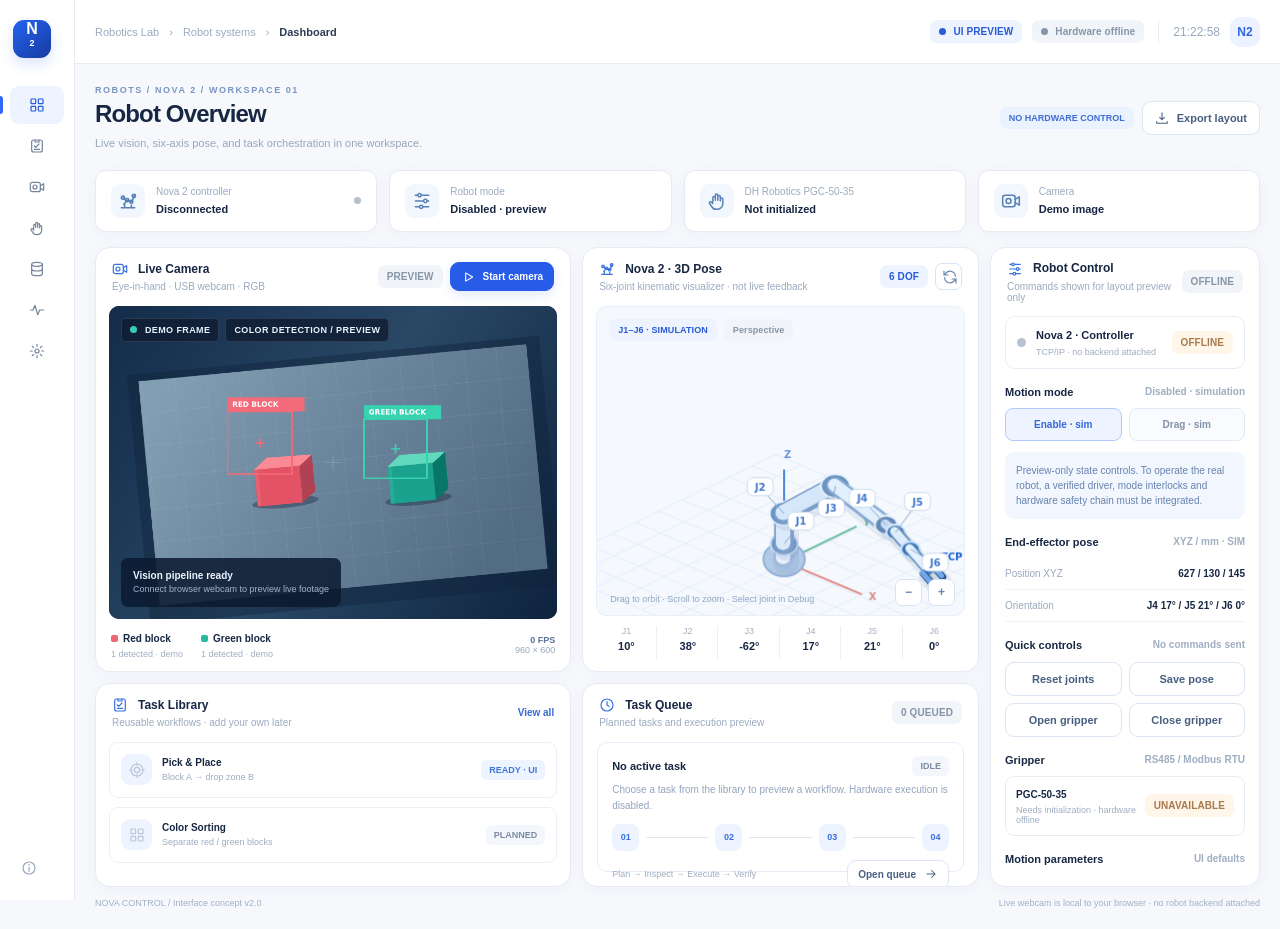
<file: nova2_console_v2.html>
<!doctype html>
<html lang="en"><head><meta charset="utf-8"><meta name="viewport" content="width=device-width, initial-scale=1"><title>Nova 2 / Mission Control · Design Prototype</title>
<style>
:root{--bg:#f6f8fc;--surface:#fff;--ink:#172743;--text:#334560;--muted:#8797ae;--blue:#285be8;--sky:#5b9af5;--pale:#eef4ff;--border:#e6ebf3;--green:#179475;--amber:#c88b32;--red:#df6371;--shadow:0 3px 16px rgba(32,58,105,.035);--radius:15px}
*{box-sizing:border-box}body{font-family:Inter,ui-sans-serif,-apple-system,BlinkMacSystemFont,"Segoe UI",sans-serif;margin:0;background:var(--bg);color:var(--ink);font-size:12px}button,input,select{font:inherit}button{cursor:pointer}button:disabled{opacity:.46;cursor:not-allowed}button:focus-visible,input:focus-visible,select:focus-visible{outline:3px solid #9cc0ff;outline-offset:2px}button:active:not(:disabled){transform:translateY(1px)}.icon{width:16px;height:16px;fill:none;stroke:currentColor;stroke-width:1.8;stroke-linecap:round;stroke-linejoin:round;flex-shrink:0}.icon.lg{width:20px;height:20px}.icon.xl{width:25px;height:25px}
.shell{display:grid;grid-template-columns:215px minmax(0,1fr);min-height:100vh}.sidebar{background:#fff;border-right:1px solid var(--border);display:flex;flex-direction:column;height:100vh;position:sticky;top:0;z-index:10;padding:24px 14px 16px}.logo{display:flex;align-items:center;gap:11px;padding:0 12px 25px}.logo-mark{width:38px;height:38px;border-radius:11px;background:linear-gradient(140deg,#2464f0,#173aa0);display:grid;place-items:center;color:white;box-shadow:0 6px 14px #285be82a;font-size:16px;font-weight:900;letter-spacing:-1px}.logo h2{font-size:13px;letter-spacing:-.2px;margin:0}.logo small{display:block;color:#9aa9bc;margin-top:3px;font-weight:600;font-size:10px}.section-label{padding:14px 14px 9px;color:#adb9c8;font-size:9px;font-weight:850;letter-spacing:1.2px}.nav{display:flex;flex-direction:column;gap:3px}.nav-btn{display:flex;align-items:center;gap:12px;text-align:left;width:100%;border:0;background:transparent;color:#73839a;font-size:12px;font-weight:650;padding:12px 14px;border-radius:9px;position:relative}.nav-btn:hover{background:#f5f8ff;color:#35598c}.nav-btn.active{background:#edf3ff;color:#255adf}.nav-btn.active:before{content:"";width:3px;position:absolute;left:-14px;top:10px;bottom:10px;background:#3067fa;border-radius:0 3px 3px 0}.nav-btn .nav-badge{margin-left:auto;border-radius:5px;color:#6486cb;background:#e4efff;padding:3px 6px;font-size:9px}.sidebar-footer{margin-top:auto}.sidebar-info{border-radius:12px;background:#f6f9ff;border:1px solid #e8effa;padding:13px}.sidebar-info strong{font-size:11px;display:flex;gap:7px;align-items:center}.sidebar-info p{color:#8798af;margin:8px 0 0;font-size:10px;line-height:1.55}.sidebar-bottom{display:flex;align-items:center;gap:8px;padding:16px 11px 4px;color:#98a7bb;font-size:10px}
.main{min-width:0}.topbar{height:64px;display:flex;align-items:center;justify-content:space-between;background:#fff;border-bottom:1px solid var(--border);padding:0 28px;gap:15px}.breadcrumbs{display:flex;align-items:center;gap:10px;font-size:11px;color:#9aaac0}.breadcrumbs strong{font-weight:700;color:#2d3c55}.top-right{display:flex;gap:10px;align-items:center}.avatar{width:30px;height:30px;border-radius:10px;background:#ecf2ff;color:#3165df;display:grid;place-items:center;font-weight:900}.vertical{height:22px;width:1px;background:var(--border);margin:0 4px}.dot{display:inline-block;width:7px;height:7px;border-radius:50%;background:currentColor}.badge{display:inline-flex;gap:7px;align-items:center;border-radius:7px;font-size:10px;font-weight:800;padding:6px 9px;letter-spacing:.1px}.badge.blue{color:#285bd5;background:#eef4ff}.badge.muted{color:#8795a8;background:#f1f4f8}.badge.orange{color:#a77b4c;background:#fff5e8}.badge.green{color:#159475;background:#eaf9f4}.badge.red{color:#cc6270;background:#fff0f2}.content{max-width:1800px;padding:25px 29px 20px;margin:auto}.page{display:none}.page.active{display:block}.headline{display:flex;align-items:center;justify-content:space-between;gap:12px;margin-bottom:18px}.overline{font-size:9px;letter-spacing:1.55px;font-weight:850;color:#7995c2;text-transform:uppercase;margin-bottom:5px}.headline h1{margin:0;font-size:24px;font-weight:780;letter-spacing:-.85px;line-height:1.17}.headline p{color:#98a7b8;margin:7px 0 0;font-size:11px;line-height:1.5}.header-actions{display:flex;gap:8px;align-items:center}.btn{display:inline-flex;gap:8px;align-items:center;justify-content:center;border:1px solid #dce5f2;background:#fff;border-radius:9px;height:34px;padding:0 12px;color:#485f80;font-size:11px;font-weight:760;white-space:nowrap}.btn:hover{background:#f5f8ff;border-color:#bfd2f7}.btn.primary{background:#285be8;border-color:#285be8;color:white;box-shadow:0 4px 11px #295ce822}.btn.primary:hover{background:#204ccc}.btn.soft{background:#edf4ff;border-color:#edf4ff;color:#2b65db}.btn.ghost{border:none;background:transparent}.btn.sm{height:29px;padding:0 10px;font-size:10px}.btn .icon{width:14px;height:14px}.btn.danger{color:#b94f60;border-color:#f0d5da}.btn.danger:hover{background:#fff3f4}.btn.full{width:100%}.status-strip{display:grid;grid-template-columns:repeat(4,minmax(0,1fr));gap:12px;margin-bottom:15px}.status-tile{border:1px solid var(--border);background:#fff;border-radius:11px;display:flex;align-items:center;gap:11px;padding:13px 15px;box-shadow:var(--shadow)}.status-icon{height:34px;width:34px;border-radius:9px;background:#f2f6fd;color:#5780b7;display:grid;place-items:center}.status-meta{min-width:0}.status-meta small{font-size:10px;color:#9caac0;display:block;margin-bottom:5px}.status-meta strong{font-size:11px;font-weight:800;white-space:nowrap}.status-tile .right-status{margin-left:auto;color:#a1afbf;font-size:9px}.status-tile .right-status .dot{background:#b6bfcc}
.grid-main{display:grid;grid-template-columns:minmax(370px,1.24fr) minmax(360px,1.08fr) 290px;grid-template-rows:minmax(370px,1fr) 204px;gap:14px;height:calc(100vh - 260px);max-height:775px;min-height:580px}.card{background:var(--surface);border:1px solid var(--border);border-radius:var(--radius);box-shadow:var(--shadow);display:flex;flex-direction:column;overflow:hidden;min-width:0}.card-head{min-height:58px;padding:13px 16px;display:flex;align-items:center;justify-content:space-between;gap:10px;flex-shrink:0}.card-title{display:flex;gap:10px;align-items:center;font-size:12px;font-weight:800;line-height:1.2}.card-title>.icon{color:#3972df}.card-desc{font-size:10px;color:#9baabf;margin-top:4px;font-weight:500}.card-tools{display:flex;align-items:center;gap:7px}.camera-stage{flex:1;min-height:180px;margin:0 13px;border-radius:10px;background:#132944;position:relative;overflow:hidden}.camera-stage canvas{display:block;width:100%;height:100%;object-fit:cover}.camera-overlay{position:absolute;left:12px;top:12px;display:flex;gap:6px;z-index:1}.glass{color:#e8f3ff;background:#101d32cf;border:1px solid #ffffff1c;border-radius:5px;font-size:9px;font-weight:800;letter-spacing:.4px;padding:6px 8px}.glass .dot{color:#39cdb5;margin-right:5px}.camera-caption{position:absolute;left:12px;bottom:12px;background:#0a1930d8;padding:10px 12px;border-radius:7px;color:#eaf3ff;font-size:10px;font-weight:700;line-height:1.5}.camera-caption small{display:block;color:#a0b2ca;font-size:9px;font-weight:500}.camera-foot{display:flex;align-items:center;justify-content:space-between;gap:10px;padding:9px 15px;min-height:52px}.camera-key{display:flex;gap:18px}.camera-key strong{font-size:10px}.camera-key small{color:#a0aec2;font-size:9px;display:block;margin-top:4px}.swatch{display:inline-block;width:7px;height:7px;border-radius:2px;margin-right:5px}.swatch.red{background:#ed6670}.swatch.green{background:#28b99e}
.pose-stage{margin:0 13px;min-height:180px;flex:1;border-radius:10px;background:radial-gradient(ellipse at 55% 26%,#fff 0%,#f5faff 62%,#eaf2fd 100%);border:1px solid #e8eff9;overflow:hidden;position:relative;touch-action:none}.pose-stage canvas{width:100%;height:100%;display:block}.pose-label{position:absolute;top:12px;left:12px;display:flex;gap:7px;pointer-events:none}.pose-label .badge{font-size:9px}.pose-help{position:absolute;bottom:11px;left:13px;color:#8fa6c1;font-size:9px;pointer-events:none}.pose-orbit{position:absolute;bottom:9px;right:9px;display:flex;gap:6px}.square-btn{width:27px;height:27px;border-radius:7px;border:1px solid #d7e4f5;background:#fff;color:#6a87b0;display:grid;place-items:center;cursor:pointer;font-weight:850}.square-btn:hover{background:#f3f8ff}.joint-mini{display:grid;grid-template-columns:repeat(6,1fr);gap:2px;padding:10px 14px 12px;min-height:55px}.joint-mini>div{text-align:center;border-right:1px solid #ebf0f7;min-width:0}.joint-mini>div:last-child{border:0}.joint-mini small{font-size:9px;color:#a0aec2;display:block}.joint-mini strong{font-size:11px;display:block;margin-top:4px}.controls{grid-row:span 2}.control-scroll{overflow:auto;min-height:0;padding:0 14px 14px;scrollbar-width:thin}.controller-box{display:flex;align-items:center;gap:10px;border:1px solid #e6edf7;padding:11px;border-radius:10px}.controller-box .dot{width:9px;height:9px;background:#b6c2d0}.controller-box strong{font-size:11px}.controller-box small{font-size:9px;color:#9fadc1;display:block;margin-top:5px}.controller-box .badge{margin-left:auto}.mini-title{display:flex;justify-content:space-between;align-items:center;font-weight:800;font-size:11px;margin:17px 0 10px}.mini-title span{font-size:10px;color:#a0aec2;font-weight:650}.toggle-row{display:grid;grid-template-columns:repeat(2,1fr);gap:7px}.segment-btn{background:#f9fbfe;border:1px solid #e2eaf6;border-radius:8px;padding:10px 6px;font-size:10px;font-weight:800;color:#8092a8}.segment-btn.selected{background:#edf4ff;border-color:#afcaff;color:#3467d9}.notice{border-radius:9px;background:#f1f6ff;color:#6783ae;padding:11px;font-size:10px;line-height:1.5;margin-top:11px}.data-line{display:flex;justify-content:space-between;border-bottom:1px solid #f0f3f8;padding:10px 0;font-size:10px}.data-line span{color:#99a9bd}.data-line strong{font-weight:750}.control-actions{display:grid;grid-template-columns:1fr 1fr;gap:7px;margin-top:11px}.gripper-box{display:flex;justify-content:space-between;align-items:center;padding:10px;border:1px solid var(--border);border-radius:9px}.gripper-box small{font-size:9px;color:#9faec2;display:block;margin-top:4px}.gripper-box strong{font-size:10px}.tiny-list{display:grid;gap:9px}.task-row{display:flex;align-items:center;gap:10px;padding:9px 11px;border:1px solid #ebeff6;border-radius:9px;min-height:56px;cursor:pointer;transition:background .2s}.task-row:hover{background:#f7faff}.task-symbol{height:31px;width:31px;border-radius:9px;background:#eef4ff;color:#3672df;display:grid;place-items:center}.task-row-content{min-width:0;flex:1}.task-row-content strong{font-size:10px;display:block}.task-row-content small{font-size:9px;color:#9eacc0;display:block;margin-top:4px}.task-row .icon{color:#bac7d7}.task-preview{border:1px solid #e5ecf5;border-radius:10px;margin:0 14px 14px;padding:13px 14px;flex:1;min-height:0;display:flex;flex-direction:column;justify-content:space-between}.preview-steps{display:flex;align-items:center;gap:7px;margin:9px 0}.step-ball{height:27px;width:27px;border-radius:8px;background:#eef4ff;color:#3c70dc;display:grid;place-items:center;font-size:9px;font-weight:900}.step-line{height:1px;flex:1;background:#dfe7f1}.task-preview-bottom{display:flex;align-items:center;justify-content:space-between}.task-preview-bottom small{font-size:9px;color:#9eaec0}.info-foot{font-size:9px;color:#a1b0c5;display:flex;justify-content:space-between;margin-top:11px}.prototype-tag{color:#406ed4;background:#eaf1ff;border-radius:7px;font-size:9px;font-weight:800;padding:6px 9px}
.pagegrid{display:grid;grid-template-columns:minmax(0,1.5fr) minmax(280px,.85fr);gap:15px;align-items:stretch}.card-pad{padding:16px}.card-fill{flex:1}.muted{color:#97a7bd}.stack{display:grid;gap:12px}.section-title{font-size:12px;font-weight:800;margin:0 0 12px}.simple-table{width:100%;border-collapse:collapse;font-size:11px}.simple-table th{text-align:left;background:#f8faff;color:#91a0b7;font-weight:800;font-size:9px;text-transform:uppercase;letter-spacing:.55px;padding:12px;border-bottom:1px solid var(--border)}.simple-table td{padding:13px 12px;border-bottom:1px solid #f0f3f8;color:#425471}.simple-table tr:last-child td{border-bottom:0}.table-wrap{overflow:auto}.chip{display:inline-block;border-radius:6px;padding:5px 8px;background:#f3f6fb;color:#7c8ba3;font-size:9px;font-weight:800}.chip.green{color:#198a71;background:#e9f8f2}.chip.blue{color:#4275d7;background:#edf4ff}.chip.amber{color:#b58a48;background:#fff5e8}.form-label{display:block;font-size:10px;color:#8fa1b8;font-weight:800;margin-bottom:7px}.field{width:100%;border:1px solid #dfe7f3;background:#fbfcff;border-radius:9px;padding:11px 12px;color:#344765;font-size:11px;outline:0}.field:focus{border-color:#8ab4fa;background:#fff}.formgrid{display:grid;grid-template-columns:1fr 1fr;gap:12px}.small-caption{color:#93a5bd;font-size:10px;line-height:1.65}.task-library{display:grid;grid-template-columns:repeat(3,minmax(0,1fr));gap:12px}.template-card{background:#fff;border:1px solid var(--border);border-radius:13px;padding:17px;min-height:146px;display:flex;flex-direction:column;gap:9px}.template-card .ticon{width:37px;height:37px;background:#edf4ff;border-radius:11px;display:grid;place-items:center;color:#3970dd}.template-card h3{font-size:12px;margin:0}.template-card p{font-size:10px;color:#97a7bc;line-height:1.6;margin:0;flex:1}.task-layout{display:grid;grid-template-columns:1.5fr .95fr;gap:15px}.queue-row{display:flex;align-items:center;gap:11px;padding:11px 13px;border:1px solid #e9eef6;border-radius:9px;margin-bottom:9px}.queue-row strong{font-size:11px}.queue-row small{font-size:9px;color:#98a9bf;display:block;margin-top:5px}.queue-row .btn{margin-left:auto}.teach-head{display:flex;justify-content:space-between;align-items:center;margin-bottom:13px}.teach-modes{display:grid;grid-template-columns:repeat(3,1fr);gap:10px}.teach-option{padding:15px;border:1px solid #e2e9f5;border-radius:11px;background:#fff;text-align:left;color:#435671}.teach-option.selected{border-color:#9fc1fb;background:#f0f6ff}.teach-option strong{font-size:11px;display:block;margin:8px 0 5px}.teach-option small{font-size:10px;color:#98a7b9;line-height:1.5}.robot-pose-grid{display:grid;grid-template-columns:repeat(3,1fr);gap:8px}.pose-cell{background:#f6f9fe;border:1px solid #e9eff8;padding:11px;border-radius:9px}.pose-cell label{font-size:9px;color:#8ba2c0}.pose-cell strong{display:block;font-size:13px;margin-top:6px}.joint-slider{display:grid;grid-template-columns:85px 1fr 57px;align-items:center;gap:10px;padding:8px 0}.joint-slider label{font-size:10px;color:#647896;font-weight:750}.joint-slider output{font-size:10px;font-weight:800;text-align:right;font-variant-numeric:tabular-nums}input[type=range]{width:100%;height:4px;accent-color:#3269e9;cursor:pointer}.debug-log{height:305px;overflow:auto;background:#0f1d31;color:#c7d7e9;border-radius:10px;font:11px/1.75 ui-monospace,Consolas,monospace;padding:15px;white-space:pre-wrap}.debug-log .log-time{color:#6a8bae}.debug-log .log-blue{color:#7ab6ff}.debug-log .log-warn{color:#efc78d}.view-tabs{display:flex;gap:6px;padding:4px;background:#f4f7fc;border-radius:9px;width:max-content}.tab-pill{background:transparent;border:0;color:#8a9eb6;border-radius:6px;font-size:10px;font-weight:800;padding:7px 10px}.tab-pill.selected{background:white;color:#2f65da;box-shadow:0 1px 5px #22375212}.stack-card{background:#fff;border:1px solid var(--border);padding:15px;border-radius:11px}.split-head{display:flex;align-items:center;justify-content:space-between;margin-bottom:12px}.kpi-grid{display:grid;grid-template-columns:repeat(3,1fr);gap:10px}.kpi{padding:14px;background:#f7faff;border-radius:10px}.kpi b{display:block;font-size:21px;margin:5px 0}.kpi small{font-size:10px;color:#9baac0}.setting-list{display:grid;gap:13px}.setting-item{display:flex;align-items:center;justify-content:space-between;gap:12px;padding:15px;border:1px solid var(--border);border-radius:11px}.setting-item strong{font-size:11px}.setting-item small{display:block;color:#9dabc0;margin-top:6px;font-size:10px}.switch{appearance:none;background:#dbe5f3;width:37px;height:21px;border:0;border-radius:12px;position:relative;cursor:pointer;flex-shrink:0}.switch:before{content:"";width:15px;height:15px;border-radius:50%;background:white;position:absolute;left:3px;top:3px;box-shadow:0 1px 2px #0002;transition:transform .2s}.switch:checked{background:#3971e6}.switch:checked:before{transform:translateX(16px)}.editor-msg{padding:12px 14px;border-radius:9px;background:#eff5ff;color:#5a78aa;font-size:10px;line-height:1.65;border:1px solid #dfebfc}.footnote{margin-top:10px;color:#a8b6c8;font-size:9px;display:flex;justify-content:space-between}.toast{position:fixed;bottom:24px;right:24px;max-width:345px;background:#1b2c47;color:#eaf2ff;border-radius:10px;padding:13px 16px;box-shadow:0 15px 30px #11233d33;display:none;z-index:50;font-size:11px;line-height:1.5}.toast.show{display:block}.subscroll{max-height:340px;overflow:auto}.db-chip{padding:7px 8px;font-size:9px;background:#f3f7ff;border-radius:8px;color:#5681c7;font-weight:700}.empty-state{text-align:center;padding:38px;color:#97a7bd}.text-link{background:transparent;border:0;color:#3569d7;font-size:10px;font-weight:800;padding:0}.text-link:hover{text-decoration:underline}.danger-foot{color:#c86e7c}.w-100{width:100%}
@media(max-width:1350px){.shell{grid-template-columns:75px 1fr}.sidebar{padding:20px 10px}.logo{justify-content:center;padding:0 0 28px}.logo h2,.logo small,.nav-btn span,.section-label,.sidebar-info,.sidebar-bottom span{display:none}.nav-btn{justify-content:center;padding:11px}.nav-btn.active:before{left:-10px}.nav-badge{display:none}.grid-main{grid-template-columns:minmax(320px,1.2fr) minmax(330px,1fr) 270px;gap:11px}.content{padding:21px 20px}.topbar{padding:0 20px}}
@media(max-width:1100px){.grid-main{grid-template-columns:1fr 1fr;grid-template-rows:360px 195px auto;height:auto;max-height:none}.controls{grid-row:3;grid-column:span 2}.control-scroll{display:grid;grid-template-columns:repeat(2,1fr);gap:0 16px;overflow:visible}.status-strip{grid-template-columns:repeat(2,1fr)}.task-layout,.pagegrid{grid-template-columns:1fr}.task-library{grid-template-columns:repeat(2,1fr)}}
@media(max-width:650px){.shell{display:block}.sidebar{height:58px;position:sticky;top:0;padding:7px;flex-direction:row;overflow:auto;gap:5px}.logo{padding:0 10px 0 2px}.logo-mark{height:35px;width:35px}.nav{flex-direction:row}.nav-btn{width:35px;flex-shrink:0}.sidebar-footer,.section-label{display:none}.topbar{height:48px;padding:0 12px}.top-right>.badge,.breadcrumbs span:nth-child(-n+3){display:none}.content{padding:17px 12px}.headline{align-items:flex-start}.headline h1{font-size:21px}.header-actions{flex-wrap:wrap;justify-content:end}.status-strip{gap:8px}.status-tile{padding:10px}.grid-main{display:grid;grid-template-columns:1fr;grid-template-rows:360px 365px auto auto auto}.controls{grid-row:auto;grid-column:auto}.control-scroll{display:block}.task-library{grid-template-columns:1fr}.formgrid{grid-template-columns:1fr}.kpi-grid{grid-template-columns:repeat(2,1fr)}}
</style></head>
<body>
<svg style="position:absolute;width:0;height:0;overflow:hidden" xmlns="http://www.w3.org/2000/svg">
<symbol id="ico-grid" viewBox="0 0 24 24"><rect x="3" y="3" width="7" height="7" rx="1"/><rect x="14" y="3" width="7" height="7" rx="1"/><rect x="3" y="14" width="7" height="7" rx="1"/><rect x="14" y="14" width="7" height="7" rx="1"/></symbol>
<symbol id="ico-robot" viewBox="0 0 24 24"><path d="M4 20h16M8 20v-4m8 4v-3M7 16l4-5 5 2 3-5M9 11l-3-3M18 8l2-3"/><circle cx="6" cy="8" r="2"/><circle cx="11" cy="11" r="2"/><circle cx="16" cy="13" r="2"/><circle cx="19" cy="6" r="2"/></symbol>
<symbol id="ico-cam" viewBox="0 0 24 24"><rect x="2" y="5" width="15" height="14" rx="3"/><path d="m17 10 5-3v10l-5-3"/><circle cx="9" cy="12" r="3"/></symbol>
<symbol id="ico-task" viewBox="0 0 24 24"><rect x="4" y="3" width="16" height="18" rx="3"/><path d="M9 3v3h6V3M8 12l2 2 5-5M8 17h8"/></symbol>
<symbol id="ico-hand" viewBox="0 0 24 24"><path d="M7 13V8a1.5 1.5 0 0 1 3 0v3-6a1.5 1.5 0 1 1 3 0v6-4a1.5 1.5 0 0 1 3 0v5-2a1.5 1.5 0 0 1 3 0v5c0 5-3 7-8 7-2 0-4-1-5-3l-3-4a1.5 1.5 0 0 1 2-2l2 2"/></symbol>
<symbol id="ico-db" viewBox="0 0 24 24"><ellipse cx="12" cy="5" rx="8" ry="3"/><path d="M4 5v14c0 4 16 4 16 0V5M4 12c0 4 16 4 16 0"/></symbol>
<symbol id="ico-pulse" viewBox="0 0 24 24"><path d="M2 12h4l3-7 4 14 3-7h6"/></symbol>
<symbol id="ico-gear" viewBox="0 0 24 24"><circle cx="12" cy="12" r="3"/><path d="M12 2v3m0 14v3M2 12h3m14 0h3M4.9 4.9 7 7m10 10 2.1 2.1M19.1 4.9 17 7M7 17l-2.1 2.1"/></symbol>
<symbol id="ico-play" viewBox="0 0 24 24"><path d="m8 5 12 7-12 7z"/></symbol>
<symbol id="ico-stop" viewBox="0 0 24 24"><rect x="6" y="6" width="12" height="12" rx="2"/></symbol>
<symbol id="ico-download" viewBox="0 0 24 24"><path d="M12 3v12m-4-4 4 4 4-4M3 18v3h18v-3"/></symbol>
<symbol id="ico-refresh" viewBox="0 0 24 24"><path d="M20 11a8 8 0 0 0-14-5L3 9m0-6v6h6M4 13a8 8 0 0 0 14 5l3-3m0 6v-6h-6"/></symbol>
<symbol id="ico-plus" viewBox="0 0 24 24"><path d="M12 4v16M4 12h16"/></symbol>
<symbol id="ico-arrow" viewBox="0 0 24 24"><path d="M5 12h14m-6-6 6 6-6 6"/></symbol>
<symbol id="ico-target" viewBox="0 0 24 24"><circle cx="12" cy="12" r="9"/><circle cx="12" cy="12" r="4"/><path d="M12 1v4m0 14v4M1 12h4m14 0h4"/></symbol>
<symbol id="ico-shield" viewBox="0 0 24 24"><path d="M12 2 3 6v7c0 6 5 9 9 10 4-1 9-4 9-10V6z"/><path d="m8 12 3 3 5-6"/></symbol>
<symbol id="ico-sliders" viewBox="0 0 24 24"><path d="M4 5h16M4 12h16M4 19h16"/><circle cx="9" cy="5" r="2" fill="white"/><circle cx="16" cy="12" r="2" fill="white"/><circle cx="11" cy="19" r="2" fill="white"/></symbol>
<symbol id="ico-clock" viewBox="0 0 24 24"><circle cx="12" cy="12" r="9"/><path d="M12 7v5l3 2"/></symbol>
<symbol id="ico-folder" viewBox="0 0 24 24"><path d="M3 7V5h7l2 2h9v12H3z"/></symbol>
<symbol id="ico-info" viewBox="0 0 24 24"><circle cx="12" cy="12" r="9"/><path d="M12 11v6m0-10v1"/></symbol>
<symbol id="ico-cross" viewBox="0 0 24 24"><path d="M5 5l14 14M19 5 5 19"/></symbol>
</svg>
<div class="shell">
<aside class="sidebar"><div class="logo"><div class="logo-mark">N<span style="font-size:9px;align-self:end;margin-bottom:10px">2</span></div><div><h2>NOVA CONTROL</h2><small>Robotics workspace</small></div></div>
<div class="section-label">WORKSPACE</div><nav class="nav" aria-label="Main navigation">
<button class="nav-btn active" data-page="dashboard" title="Dashboard"><svg class="icon"><use href="#ico-grid"/></svg><span>Dashboard</span></button>
<button class="nav-btn" data-page="tasks" title="Tasks"><svg class="icon"><use href="#ico-task"/></svg><span>Tasks & Routines</span></button>
<button class="nav-btn" data-page="vision" title="Vision"><svg class="icon"><use href="#ico-cam"/></svg><span>Vision & Camera</span></button>
<button class="nav-btn" data-page="teaching" title="Teaching"><svg class="icon"><use href="#ico-hand"/></svg><span>Teaching Studio</span></button>
<button class="nav-btn" data-page="dataset" title="Dataset"><svg class="icon"><use href="#ico-db"/></svg><span>Dataset & VLA</span></button>
<div class="section-label" style="padding-top:23px">SYSTEM</div>
<button class="nav-btn" data-page="debug" title="Debug"><svg class="icon"><use href="#ico-pulse"/></svg><span>Debug & Telemetry</span></button>
<button class="nav-btn" data-page="settings" title="Settings"><svg class="icon"><use href="#ico-gear"/></svg><span>Settings</span></button>
</nav><div class="sidebar-footer"><div class="sidebar-info"><strong><svg class="icon" style="color:#3d6fce"><use href="#ico-shield"/></svg> Preview environment</strong><p>No commands are sent to your Dobot Nova 2. All motor and gripper controls are mock interactions.</p></div><div class="sidebar-bottom"><svg class="icon"><use href="#ico-info"/></svg><span>Interface concept · v2.0</span></div></div></aside>
<div class="main"><header class="topbar"><div class="breadcrumbs"><span>Robotics Lab</span><span>›</span><span>Robot systems</span><span>›</span><strong id="breadcrumb">Dashboard</strong></div><div class="top-right"><span class="badge blue"><span class="dot"></span> UI PREVIEW</span><span class="badge muted"><span class="dot"></span> Hardware offline</span><div class="vertical"></div><span class="muted" id="topClock">--:--</span><div class="avatar">N2</div></div></header>
<main class="content">
<!-- DASHBOARD -->
<section id="page-dashboard" class="page active"><div class="headline"><div><div class="overline">ROBOTS / NOVA 2 / WORKSPACE 01</div><h1>Robot Overview</h1><p>Live vision, six-axis pose, and task orchestration in one workspace.</p></div><div class="header-actions"><span class="prototype-tag">NO HARDWARE CONTROL</span><button class="btn" id="exportPreview"><svg class="icon"><use href="#ico-download"/></svg> Export layout</button></div></div>
<div class="status-strip"><div class="status-tile"><div class="status-icon"><svg class="icon lg"><use href="#ico-robot"/></svg></div><div class="status-meta"><small>Nova 2 controller</small><strong>Disconnected</strong></div><span class="right-status"><span class="dot"></span></span></div><div class="status-tile"><div class="status-icon"><svg class="icon lg"><use href="#ico-sliders"/></svg></div><div class="status-meta"><small>Robot mode</small><strong id="modeSummary">Disabled · preview</strong></div></div><div class="status-tile"><div class="status-icon"><svg class="icon lg"><use href="#ico-hand"/></svg></div><div class="status-meta"><small>DH Robotics PGC-50-35</small><strong>Not initialized</strong></div></div><div class="status-tile"><div class="status-icon"><svg class="icon lg"><use href="#ico-cam"/></svg></div><div class="status-meta"><small>Camera</small><strong id="cameraSummary">Demo image</strong></div></div></div>
<div class="grid-main">
<div class="card"><div class="card-head"><div><div class="card-title"><svg class="icon"><use href="#ico-cam"/></svg> Live Camera</div><div class="card-desc">Eye-in-hand · USB webcam · RGB</div></div><div class="card-tools"><span class="badge muted" id="camBadge">PREVIEW</span><button class="btn primary sm" id="cameraToggle"><svg class="icon"><use href="#ico-play"/></svg><span id="cameraToggleText">Start camera</span></button></div></div><div class="camera-stage"><canvas id="camCanvas" width="960" height="600"></canvas><div class="camera-overlay"><span class="glass" id="camLive"><span class="dot"></span> DEMO FRAME</span><span class="glass" id="camOverlayLabel">COLOR DETECTION / PREVIEW</span></div><div class="camera-caption" id="cameraHint">Vision pipeline ready<small>Connect browser webcam to preview live footage</small></div><video id="camVideo" playsinline muted autoplay style="display:none"></video></div><div class="camera-foot"><div class="camera-key"><div><strong><span class="swatch red"></span>Red block</strong><small id="redTarget">1 detected · demo</small></div><div><strong><span class="swatch green"></span>Green block</strong><small id="greenTarget">1 detected · demo</small></div></div><div class="muted" style="font-size:9px;text-align:right"><strong id="camFPS" style="display:block;color:#5b749a">0 FPS</strong><span id="camResolution">960 × 600</span></div></div></div>
<div class="card"><div class="card-head"><div><div class="card-title"><svg class="icon"><use href="#ico-robot"/></svg> Nova 2 · 3D Pose</div><div class="card-desc">Six-joint kinematic visualizer · not live feedback</div></div><div class="card-tools"><span class="badge blue">6 DOF</span><button class="square-btn" id="resetView" title="Reset camera view"><svg class="icon"><use href="#ico-refresh"/></svg></button></div></div><div class="pose-stage" id="poseStage"><canvas id="poseCanvas"></canvas><div class="pose-label"><span class="badge blue">J1–J6 · SIMULATION</span><span class="badge muted" id="poseViews">Perspective</span></div><div class="pose-help">Drag to orbit · Scroll to zoom · Select joint in Debug</div><div class="pose-orbit"><button class="square-btn" id="poseMinus">−</button><button class="square-btn" id="posePlus">+</button></div></div><div class="joint-mini" id="jointMini"></div></div>
<div class="card controls"><div class="card-head"><div><div class="card-title"><svg class="icon"><use href="#ico-sliders"/></svg> Robot Control</div><div class="card-desc">Commands shown for layout preview only</div></div><span class="badge muted">OFFLINE</span></div><div class="control-scroll"><div class="controller-box"><span class="dot"></span><div><strong>Nova 2 · Controller</strong><small>TCP/IP · no backend attached</small></div><span class="badge orange">OFFLINE</span></div><div class="mini-title">Motion mode <span id="modeNote">Disabled · simulation</span></div><div class="toggle-row"><button class="segment-btn selected" id="enableDemo">Enable · sim</button><button class="segment-btn" id="dragDemo">Drag · sim</button></div><div class="notice">Preview-only state controls. To operate the real robot, a verified driver, mode interlocks and hardware safety chain must be integrated.</div><div class="mini-title">End-effector pose <span>XYZ / mm · SIM</span></div><div class="data-line"><span>Position XYZ</span><strong id="tcpDisplay">—</strong></div><div class="data-line"><span>Orientation</span><strong id="tcpOrientation">—</strong></div><div class="mini-title">Quick controls <span>No commands sent</span></div><div class="control-actions"><button class="btn" id="mockHome">Reset joints</button><button class="btn" id="mockTeach">Save pose</button><button class="btn" id="mockOpen">Open gripper</button><button class="btn" id="mockClose">Close gripper</button></div><div class="mini-title">Gripper <span>RS485 / Modbus RTU</span></div><div class="gripper-box"><div><strong>PGC-50-35</strong><small id="gripStatus">Needs initialization · hardware offline</small></div><span class="badge orange">UNAVAILABLE</span></div><div class="mini-title">Motion parameters <span>UI defaults</span></div><div class="data-line"><span>Speed scaling</span><strong>10% · preview</strong></div><div class="data-line"><span>Reference frame</span><strong>Base</strong></div><div class="mini-title">Safety <span>Hardware-managed</span></div><div class="notice" style="background:#fff6f6;color:#ac7580">Emergency Stop is a physical safety function. This prototype does not implement an E-stop and cannot control physical hardware.</div></div></div>
<div class="card"><div class="card-head"><div><div class="card-title"><svg class="icon"><use href="#ico-task"/></svg> Task Library</div><div class="card-desc">Reusable workflows · add your own later</div></div><button class="text-link" data-go="tasks">View all</button></div><div class="tiny-list" style="margin:0 13px 13px"><div class="task-row" data-task="Pick & Place"><div class="task-symbol"><svg class="icon"><use href="#ico-target"/></svg></div><div class="task-row-content"><strong>Pick & Place</strong><small>Block A → drop zone B</small></div><span class="chip blue">READY · UI</span></div><div class="task-row" data-task="Color Sorting"><div class="task-symbol"><svg class="icon"><use href="#ico-grid"/></svg></div><div class="task-row-content"><strong>Color Sorting</strong><small>Separate red / green blocks</small></div><span class="chip">PLANNED</span></div></div></div>
<div class="card"><div class="card-head"><div><div class="card-title"><svg class="icon"><use href="#ico-clock"/></svg> Task Queue</div><div class="card-desc">Planned tasks and execution preview</div></div><span class="badge muted" id="queueCount">0 QUEUED</span></div><div class="task-preview"><div><div class="split-head" style="margin-bottom:6px"><strong style="font-size:11px" id="nextTask">No active task</strong><span class="chip" id="queueState">IDLE</span></div><div class="small-caption" id="queueHint">Choose a task from the library to preview a workflow. Hardware execution is disabled.</div><div class="preview-steps"><span class="step-ball">01</span><span class="step-line"></span><span class="step-ball">02</span><span class="step-line"></span><span class="step-ball">03</span><span class="step-line"></span><span class="step-ball">04</span></div></div><div class="task-preview-bottom"><small>Plan → Inspect → Execute → Verify</small><button class="btn sm" data-go="tasks">Open queue <svg class="icon"><use href="#ico-arrow"/></svg></button></div></div></div>
</div><div class="info-foot"><span>NOVA CONTROL / Interface concept v2.0</span><span>Live webcam is local to your browser · no robot backend attached</span></div></section>
<!-- TASKS -->
<section id="page-tasks" class="page"><div class="headline"><div><div class="overline">AUTOMATION / TASKS</div><h1>Tasks & Routines</h1><p>Design, stage and inspect robot workflows before real execution is wired up.</p></div><div class="header-actions"><span class="badge blue">WORKFLOW PREVIEW</span><button class="btn primary" id="mockCreateTask"><svg class="icon"><use href="#ico-plus"/></svg> New routine</button></div></div><div class="task-layout"><div class="stack"><div class="card"><div class="card-head"><div><div class="card-title"><svg class="icon"><use href="#ico-grid"/></svg> Task Templates</div><div class="card-desc">Structured for future automation and VLA integration</div></div></div><div class="card-pad" style="padding-top:0"><div class="task-library" id="allTasks">
<div class="template-card"><div class="ticon"><svg class="icon lg"><use href="#ico-target"/></svg></div><h3>Pick & Place</h3><p>Find a block at A, grasp, lift, transfer to B and verify the placement.</p><button class="btn sm" data-add-task="Pick & Place">Add to queue <svg class="icon"><use href="#ico-plus"/></svg></button></div>
<div class="template-card"><div class="ticon"><svg class="icon lg"><use href="#ico-grid"/></svg></div><h3>Color Sorting</h3><p>Detect red and green objects, then sort to designated output bins.</p><button class="btn sm" data-add-task="Color Sorting">Add to queue <svg class="icon"><use href="#ico-plus"/></svg></button></div>
<div class="template-card"><div class="ticon"><svg class="icon lg"><use href="#ico-cam"/></svg></div><h3>Visual Inspection</h3><p>Capture a frame and inspect detected objects or pose quality.</p><button class="btn sm" data-add-task="Visual Inspection">Add to queue <svg class="icon"><use href="#ico-plus"/></svg></button></div>
<div class="template-card"><div class="ticon"><svg class="icon lg"><use href="#ico-sliders"/></svg></div><h3>Calibrate Workspace</h3><p>Plan camera intrinsics, table plane and reference-frame calibration.</p><button class="btn sm" data-add-task="Calibrate Workspace">Add to queue <svg class="icon"><use href="#ico-plus"/></svg></button></div>
<div class="template-card"><div class="ticon"><svg class="icon lg"><use href="#ico-hand"/></svg></div><h3>Teach Trajectory</h3><p>Capture joint states and waypoints for a manual demonstration.</p><button class="btn sm" data-add-task="Teach Trajectory">Add to queue <svg class="icon"><use href="#ico-plus"/></svg></button></div>
<div class="template-card"><div class="ticon"><svg class="icon lg"><use href="#ico-db"/></svg></div><h3>VLA Policy Run</h3><p>Reserve an interface for model inference, action validation and playback.</p><button class="btn sm" data-add-task="VLA Policy Run">Add to queue <svg class="icon"><use href="#ico-plus"/></svg></button></div>
</div></div></div></div><div class="card"><div class="card-head"><div><div class="card-title"><svg class="icon"><use href="#ico-clock"/></svg> Execution Queue</div><div class="card-desc">Local UI only · not linked to Nova 2</div></div><button class="btn sm" id="clearQueue">Clear</button></div><div class="card-pad card-fill"><div id="queueList"><div class="empty-state">No tasks in queue yet.</div></div><div class="editor-msg" style="margin-top:16px">Actual execution will require controller connection, verified motion plan, workspace guard checks, gripper feedback and safe stop handling.</div></div></div></div></section>
<!-- VISION -->
<section id="page-vision" class="page"><div class="headline"><div><div class="overline">PERCEPTION / EYE-IN-HAND</div><h1>Vision & Camera</h1><p>Camera preview, object detection, calibration and robot-coordinate mapping.</p></div><div class="header-actions"><button class="btn" id="visionSnapshot"><svg class="icon"><use href="#ico-download"/></svg> Snapshot</button><button class="btn primary" id="visionCamBtn"><svg class="icon"><use href="#ico-play"/></svg> Start webcam</button></div></div><div class="pagegrid"><div class="stack"><div class="card" style="min-height:410px"><div class="card-head"><div><div class="card-title"><svg class="icon"><use href="#ico-cam"/></svg> RGB Stream</div><div class="card-desc">Shared live browser camera from Overview · optional color overlay</div></div><span class="badge blue" id="visionCamStatus">DEMO SOURCE</span></div><div class="camera-stage" style="min-height:350px;margin-bottom:13px"><canvas id="visionCanvas" width="960" height="600"></canvas><div class="camera-overlay"><span class="glass">EYE-IN-HAND / RGB</span><span class="glass" id="visionOverlayStatus">DETECTION ON</span></div></div></div><div class="card"><div class="card-head"><div><div class="card-title"><svg class="icon"><use href="#ico-target"/></svg> Detected Objects</div><div class="card-desc">Illustrative boxes until webcam is started</div></div><span class="badge muted">2 CLASS PREVIEW</span></div><div class="card-pad" style="padding-top:0"><div class="table-wrap"><table class="simple-table"><thead><tr><th>Object</th><th>Pixel center</th><th>Confidence</th><th>Robot XYZ</th></tr></thead><tbody><tr><td><span class="swatch red"></span>Red block</td><td id="redPixel">(356, 310)</td><td>HSV threshold*</td><td class="muted">Not calibrated</td></tr><tr><td><span class="swatch green"></span>Green block</td><td id="greenPixel">(605, 350)</td><td>HSV threshold*</td><td class="muted">Not calibrated</td></tr></tbody></table></div><div class="small-caption" style="margin-top:10px">* Color segmentation is only a demonstration; no ML confidence score is calculated. Robot XYZ requires camera calibration and a known surface or depth.</div></div></div></div><div class="stack"><div class="card"><div class="card-head"><div class="card-title"><svg class="icon"><use href="#ico-sliders"/></svg> Perception Settings</div></div><div class="card-pad" style="padding-top:0"><label class="form-label">Detection pipeline</label><select class="field" id="pipelineSelect"><option>HSV color segmentation</option><option>YOLOE · placeholder</option><option>Depth Anything · placeholder</option></select><div class="setting-item" style="margin-top:12px"><div><strong>Show bounding boxes</strong><small>Overlay detections on camera preview</small></div><input class="switch" type="checkbox" id="overlaySwitch" checked></div><div class="setting-item" style="margin-top:9px"><div><strong>Crosshair</strong><small>Reference image center</small></div><input class="switch" type="checkbox" id="crosshairSwitch" checked></div><div class="editor-msg" style="margin-top:12px">Only HSV is implemented as a basic browser preview. Other model choices reserve UI space for a future backend.</div></div></div><div class="card"><div class="card-head"><div><div class="card-title"><svg class="icon"><use href="#ico-target"/></svg> Calibration</div><div class="card-desc">Camera-to-robot coordinate mapping</div></div><span class="badge orange">NOT CALIBRATED</span></div><div class="card-pad" style="padding-top:0"><div class="data-line"><span>Intrinsics</span><strong>Missing</strong></div><div class="data-line"><span>Hand–eye transform</span><strong>Missing</strong></div><div class="data-line"><span>Table plane / block Z</span><strong>Missing</strong></div><div class="data-line"><span>Camera frame</span><strong>camera_optical</strong></div><div style="margin-top:14px"><button class="btn full" id="calibrationPreview">Open calibration workflow</button></div></div></div></div></div></section>
<!-- TEACHING -->
<section id="page-teaching" class="page"><div class="headline"><div><div class="overline">OPERATIONS / DEMONSTRATIONS</div><h1>Teaching Studio</h1><p>Plan teach points and trajectories, with a dataset-ready recording interface.</p></div><div class="header-actions"><span class="badge orange">SIMULATION / NOT RECORDING</span><button class="btn primary" id="teachStart"><svg class="icon"><use href="#ico-play"/></svg><span id="teachStartText">Start demo session</span></button></div></div><div class="pagegrid"><div class="stack"><div class="card"><div class="card-head"><div><div class="card-title"><svg class="icon"><use href="#ico-hand"/></svg> Teaching Mode</div><div class="card-desc">Only local UI selection · no servo or drag commands</div></div><span class="badge blue" id="teachStateBadge">IDLE</span></div><div class="card-pad" style="padding-top:0"><div class="teach-modes"><button class="teach-option selected" data-teach="Waypoint"><svg class="icon lg" style="color:#346ce1"><use href="#ico-target"/></svg><strong>Waypoint</strong><small>Record individual robot poses A, B, Home.</small></button><button class="teach-option" data-teach="Drag"><svg class="icon lg" style="color:#346ce1"><use href="#ico-hand"/></svg><strong>Drag</strong><small>Designed for manual hand-guided demonstrations.</small></button><button class="teach-option" data-teach="Jog"><svg class="icon lg" style="color:#346ce1"><use href="#ico-sliders"/></svg><strong>Jog</strong><small>Step-by-step teaching with joint/cartesian jog.</small></button></div><div class="editor-msg" style="margin-top:13px">On real Nova 2, hand-guiding requires the correct controller mode, supported API and safety conditions. This prototype never Enables, Starts Drag or moves the robot.</div></div></div><div class="card"><div class="card-head"><div><div class="card-title"><svg class="icon"><use href="#ico-target"/></svg> Virtual Robot Pose</div><div class="card-desc">Interactive joint angles shared with the 3D visualizer</div></div><button class="btn sm" data-go="debug">All joints</button></div><div class="card-pad"><div class="robot-pose-grid" id="teachPoseGrid"></div><div style="display:flex;gap:8px;margin-top:14px"><button class="btn primary" id="addWaypoint"><svg class="icon"><use href="#ico-plus"/></svg> Save demo waypoint</button><button class="btn" id="teachReset">Reset joints</button></div></div></div></div><div class="stack"><div class="card"><div class="card-head"><div><div class="card-title"><svg class="icon"><use href="#ico-folder"/></svg> Saved Waypoints</div><div class="card-desc">Stored for this browser session only</div></div><span class="badge muted" id="pointCount">0 PTS</span></div><div class="card-pad" style="padding-top:0"><div id="pointList" class="stack"><div class="empty-state">No points saved yet.<p class="small-caption">Add a simulated waypoint to see a teaching workflow.</p></div></div></div></div><div class="card"><div class="card-head"><div class="card-title"><svg class="icon"><use href="#ico-clock"/></svg> Session Recorder</div></div><div class="card-pad" style="padding-top:0"><div class="data-line"><span>Capture</span><strong>Not started</strong></div><div class="data-line"><span>Observation</span><strong>RGB + joint states</strong></div><div class="data-line"><span>Action labels</span><strong>Not available</strong></div><button class="btn full" style="margin-top:15px" data-go="dataset">Configure dataset logging <svg class="icon"><use href="#ico-arrow"/></svg></button></div></div></div></div></section>
<!-- DATASET -->
<section id="page-dataset" class="page"><div class="headline"><div><div class="overline">ROBOT LEARNING / DATASETS</div><h1>Dataset & VLA Studio</h1><p>Design demonstration capture and prepare an eventual LeRobot-compatible workflow.</p></div><div class="header-actions"><span class="badge blue">LEARNING-READY LAYOUT</span><button class="btn primary" id="mockRecord"><svg class="icon"><use href="#ico-play"/></svg> Preview recording</button></div></div><div class="kpi-grid" style="margin-bottom:15px"><div class="kpi"><small>Saved episodes</small><b>0</b><span class="chip">Prototype only</span></div><div class="kpi"><small>Camera channels</small><b>1</b><span class="chip blue">Wrist RGB</span></div><div class="kpi"><small>Target policy</small><b style="font-size:17px">SmolVLA</b><span class="chip">Future integration</span></div></div><div class="pagegrid"><div class="stack"><div class="card"><div class="card-head"><div><div class="card-title"><svg class="icon"><use href="#ico-db"/></svg> Demonstration Recorder</div><div class="card-desc">Configure future episode capture</div></div><span class="badge muted">INACTIVE</span></div><div class="card-pad" style="padding-top:0"><div class="formgrid"><div><label class="form-label">Task instruction</label><input class="field" value="Pick up the red block and place it at B" id="datasetTask"></div><div><label class="form-label">Capture frequency</label><select class="field" id="datasetFps"><option>10 FPS</option><option selected>15 FPS</option><option>20 FPS</option><option>30 FPS</option></select></div></div><div class="setting-list" style="margin-top:12px"><div class="setting-item"><div><strong>Eye-in-hand RGB video</strong><small>observation.images.wrist</small></div><input class="switch" type="checkbox" checked></div><div class="setting-item"><div><strong>Joint states & TCP pose</strong><small>robot state + synchronized timestamps</small></div><input class="switch" type="checkbox" checked></div><div class="setting-item"><div><strong>Gripper actions & feedback</strong><small>Unavailable until PGC connection is validated</small></div><input class="switch" type="checkbox" disabled></div></div><div class="editor-msg" style="margin-top:13px">Recording controls here only preview interface states; they do not write robot demonstrations or transmit commands. A synchronized backend is required for actual VLA data capture.</div></div></div><div class="card"><div class="card-head"><div><div class="card-title"><svg class="icon"><use href="#ico-folder"/></svg> Episode Library</div><div class="card-desc">Local design preview · currently empty</div></div><span class="badge muted">0 ITEMS</span></div><div class="empty-state"><svg class="icon xl" style="color:#bdcbe0"><use href="#ico-folder"/></svg><p>No recorded episodes.</p><span class="small-caption">Episodes will appear here when a backend is integrated.</span></div></div></div><div class="stack"><div class="card"><div class="card-head"><div class="card-title"><svg class="icon"><use href="#ico-robot"/></svg> Policy Deployment</div></div><div class="card-pad" style="padding-top:0"><div class="data-line"><span>Policy</span><strong>SmolVLA · placeholder</strong></div><div class="data-line"><span>Model weights</span><strong>Not loaded</strong></div><div class="data-line"><span>Inference backend</span><strong>None</strong></div><div class="data-line"><span>Action validator</span><strong>Not configured</strong></div><button class="btn full" style="margin-top:14px" id="mockLoadPolicy">Choose model weights</button></div></div><div class="card"><div class="card-head"><div class="card-title"><svg class="icon"><use href="#ico-info"/></svg> Data Quality Checklist</div></div><div class="card-pad" style="padding-top:0"><div class="data-line"><span>Camera timestamps</span><strong>Planned</strong></div><div class="data-line"><span>Robot feedback alignment</span><strong>Planned</strong></div><div class="data-line"><span>Action representation</span><strong>Undecided</strong></div><div class="data-line"><span>Episode success label</span><strong>Planned</strong></div></div></div></div></div></section>
<!-- DEBUG -->
<section id="page-debug" class="page"><div class="headline"><div><div class="overline">ENGINEERING / DIAGNOSTICS</div><h1>Debug & Telemetry</h1><p>Joint telemetry, raw events, connection diagnostics, and gripper troubleshooting.</p></div><div class="header-actions"><span class="badge muted">SIMULATED JOINTS</span><button class="btn" id="resetDebug"><svg class="icon"><use href="#ico-refresh"/></svg> Reset pose</button></div></div><div class="pagegrid"><div class="stack"><div class="card"><div class="card-head"><div><div class="card-title"><svg class="icon"><use href="#ico-pulse"/></svg> Joint Telemetry · 6 Axes</div><div class="card-desc">Range limits from Nova 2 product spec · UI simulation, not live state</div></div><span class="badge blue">J1 – J6</span></div><div class="card-pad" style="padding-top:0"><div id="jointSliders"></div></div></div><div class="card"><div class="card-head"><div><div class="card-title"><svg class="icon"><use href="#ico-sliders"/></svg> Controller Diagnostics</div><div class="card-desc">No network requests initiated</div></div><span class="badge orange">DISCONNECTED</span></div><div class="card-pad" style="padding-top:0"><div class="formgrid"><div class="data-line"><span>Robot model</span><strong>Nova 2</strong></div><div class="data-line"><span>Command port</span><strong>29999</strong></div><div class="data-line"><span>Feedback port</span><strong>30004 (V4)</strong></div><div class="data-line"><span>PGC interface</span><strong>RS485 / Modbus RTU</strong></div></div><div class="editor-msg" style="margin-top:11px">Before live deployment, verify V3/V4 firmware compatibility and confirm the CCBOX RS485 interface supports the required operations.</div></div></div></div><div class="stack"><div class="card"><div class="card-head"><div><div class="card-title"><svg class="icon"><use href="#ico-clock"/></svg> Activity & Event Log</div><div class="card-desc">Local preview interactions only</div></div><button class="btn sm" id="clearLogs">Clear</button></div><div class="card-pad" style="padding-top:0"><div class="debug-log" id="debugLog"></div><div class="small-caption" style="margin-top:9px">Hardware alerts and robot feedback will appear here when a backend is connected.</div></div></div><div class="card"><div class="card-head"><div class="card-title"><svg class="icon"><use href="#ico-shield"/></svg> System Health</div></div><div class="card-pad" style="padding-top:0"><div class="data-line"><span>Robot communication</span><strong>Offline</strong></div><div class="data-line"><span>ROS2 bridge</span><strong>Not configured</strong></div><div class="data-line"><span>Motion feedback</span><strong>Unavailable</strong></div><div class="data-line"><span>Gripper initialization</span><strong>Unknown</strong></div><div class="data-line"><span>Camera device</span><strong id="debugCamera">Preview only</strong></div></div></div></div></div></section>
<!-- SETTINGS -->
<section id="page-settings" class="page"><div class="headline"><div><div class="overline">SYSTEM / CONFIGURATION</div><h1>Settings</h1><p>Review backend configuration fields, safety expectations and workspace preferences.</p></div><div class="header-actions"><span class="badge blue">LOCAL SETTINGS</span><button class="btn primary" id="settingsSave">Save UI preferences</button></div></div><div class="pagegrid"><div class="stack"><div class="card"><div class="card-head"><div><div class="card-title"><svg class="icon"><use href="#ico-robot"/></svg> Robot Connection</div><div class="card-desc">Form values only · no connection established</div></div></div><div class="card-pad" style="padding-top:0"><div class="formgrid"><div><label class="form-label">Robot model</label><input class="field" value="Dobot Nova 2" readonly></div><div><label class="form-label">Driver protocol</label><select class="field" id="protoVersion"><option>V3 · Dashboard 29999 / Motion 30003</option><option>V4 · Dashboard + Motion 29999</option></select></div><div><label class="form-label">Controller IP</label><input class="field" id="robotIp" value="192.168.5.1"></div><div><label class="form-label">Command port</label><input class="field" value="29999" readonly></div><div><label class="form-label">Feedback port (V4)</label><input class="field" value="30004" readonly></div><div><label class="form-label">Gripper</label><input class="field" value="DH Robotics PGC-50-35" readonly></div></div><div class="editor-msg" style="margin-top:14px">These are form placeholders based on published Dobot interfaces. Nothing is transmitted when you edit or save them.</div></div></div><div class="card"><div class="card-head"><div class="card-title"><svg class="icon"><use href="#ico-cam"/></svg> Camera & Coordinate Frames</div></div><div class="card-pad" style="padding-top:0"><div class="formgrid"><div><label class="form-label">Camera</label><input class="field" value="USB Webcam · Eye-in-Hand" readonly></div><div><label class="form-label">Reference frame</label><select class="field"><option>Robot base</option><option>Tool</option><option>Camera optical</option></select></div><div><label class="form-label">Position units</label><input class="field" value="millimetres (mm)" readonly></div><div><label class="form-label">Joint units</label><input class="field" value="degrees (°)" readonly></div></div></div></div></div><div class="stack"><div class="card"><div class="card-head"><div class="card-title"><svg class="icon"><use href="#ico-gear"/></svg> Workspace Preferences</div></div><div class="card-pad" style="padding-top:0"><div class="setting-list"><div class="setting-item"><div><strong>White & blue theme</strong><small>Minimal high-contrast controls</small></div><input class="switch" type="checkbox" checked disabled></div><div class="setting-item"><div><strong>Remember UI tab</strong><small>Prototype session only</small></div><input class="switch" id="rememberTab" type="checkbox" checked></div><div class="setting-item"><div><strong>Show simulated joint labels</strong><small>All six axes on 3D view</small></div><input class="switch" id="jointLabelSwitch" type="checkbox" checked></div></div></div></div><div class="card"><div class="card-head"><div class="card-title"><svg class="icon"><use href="#ico-shield"/></svg> Safety & Deployment</div></div><div class="card-pad" style="padding-top:0"><p class="small-caption">Before connecting a live robot: implement exclusive command ownership, verified controller mode, motion limits, safety-rated protection, watchdogs, physical stop behavior, gripper feedback and collision-aware planning.</p><div class="badge red" style="margin-top:12px">NO LIVE MOTION IN THIS PROTOTYPE</div></div></div></div></div></section>
</main></div></div><div class="toast" id="toast" role="status" aria-live="polite"></div>
<script>
const $=id=>document.getElementById(id), $$=sel=>[...document.querySelectorAll(sel)];const icon=id=>`<svg class="icon"><use href="#ico-${id}"/></svg>`;
const names={dashboard:'Dashboard',tasks:'Tasks & Routines',vision:'Vision & Camera',teaching:'Teaching Studio',dataset:'Dataset & VLA',debug:'Debug & Telemetry',settings:'Settings'};let page='dashboard',toastTimer=null;function notify(msg){const el=$('toast');el.textContent=msg;el.classList.add('show');clearTimeout(toastTimer);toastTimer=setTimeout(()=>el.classList.remove('show'),3200)}
let logs=[];function eventLog(kind,message){const t=new Date().toLocaleTimeString('en-US',{hour12:false});logs.unshift({t,kind,message});if(logs.length>80)logs.pop();renderLogs()};function renderLogs(){const el=$('debugLog');el.innerHTML=logs.length?logs.map(o=>`<span class="log-time">[${o.t}]</span> <span class="${o.kind==='WARN'?'log-warn':'log-blue'}">${o.kind}</span>  ${o.message.replace(/</g,'&lt;')}<br>`).join(''):'<span class="log-time">No events in this UI session.</span>'}
function setPage(p){if(!names[p])return;page=p;$$('.page').forEach(el=>el.classList.toggle('active',el.id==='page-'+p));$$('.nav-btn').forEach(b=>b.classList.toggle('active',b.dataset.page===p));$('breadcrumb').textContent=names[p];document.title=`${names[p]} · Nova Control`;if(p==='vision')drawVision();if(p==='debug')renderSliders();if(p==='teaching')renderTeach();if(p==='dashboard')resizeRobot();window.scrollTo({top:0,behavior:'instant'});}$$('[data-page]').forEach(b=>b.addEventListener('click',()=>setPage(b.dataset.page)));$$('[data-go]').forEach(b=>b.addEventListener('click',()=>setPage(b.dataset.go)));
setInterval(()=>$('topClock').textContent=new Date().toLocaleTimeString('en-US',{hour12:false}),1000);$('topClock').textContent=new Date().toLocaleTimeString('en-US',{hour12:false});
let simMode='Disabled';function setMode(m){simMode=m;$('modeSummary').textContent=m+' · preview';$('modeNote').textContent=m+' · simulation';$('enableDemo').classList.toggle('selected',m==='Enabled');$('dragDemo').classList.toggle('selected',m==='Drag');eventLog('SIM',`Motion mode UI → ${m}; no hardware command`);notify(`${m} selected in simulation — no command sent`)}$('enableDemo').onclick=()=>setMode(simMode==='Enabled'?'Disabled':'Enabled');$('dragDemo').onclick=()=>setMode(simMode==='Drag'?'Disabled':'Drag');
let q=[10,38,-62,17,21,0];const limits=[360,180,156,360,360,360],jnames=['Base','Shoulder','Elbow','Wrist roll','Wrist pitch','Tool rotation'];const defaultQ=[10,38,-62,17,21,0],deg=n=>(n*180/Math.PI).toFixed(1),rad=n=>n*Math.PI/180,clamp=(x,a,b)=>Math.max(a,Math.min(b,x));
let az=-.82,el=.47,zoom=1.04,orbitDrag=false,startPos=null;const V={add:(a,b)=>a.map((x,i)=>x+b[i]),sub:(a,b)=>a.map((x,i)=>x-b[i]),scale:(a,k)=>a.map(x=>x*k),dot:(a,b)=>a.reduce((s,x,i)=>s+x*b[i],0),cross:(a,b)=>[a[1]*b[2]-a[2]*b[1],a[2]*b[0]-a[0]*b[2],a[0]*b[1]-a[1]*b[0]],norm:a=>Math.hypot(...a)};function rot(a,axis,angle){let v=V.scale(axis,1/(V.norm(axis)||1)),c=Math.cos(angle),s=Math.sin(angle);return V.add(V.add(V.scale(a,c),V.scale(V.cross(v,a),s)),V.scale(v,V.dot(v,a)*(1-c)))}
function fk(){const a=q.map(rad),E=[Math.cos(a[0]),Math.sin(a[0]),0],side=[-Math.sin(a[0]),Math.cos(a[0]),0],up=[0,0,1];const pitch=t=>V.add(V.scale(E,Math.cos(t)),V.scale(up,Math.sin(t)));const base=[0,0,.048],j1=[0,0,.085],j2=[0,0,.215],j3=V.add(j2,V.scale(pitch(a[1]),.295)),dir=pitch(a[1]+a[2]),j4=V.add(j3,V.scale(dir,.252)),j5=V.add(j4,V.scale(dir,.047)),wristSide=rot(side,dir,a[3]),toolDir=rot(dir,wristSide,a[4]),j6=V.add(j5,V.scale(toolDir,.086)),tcp=V.add(j6,V.scale(toolDir,.102));const fingers=rot(wristSide,toolDir,a[5]);return {base,joints:[j1,j2,j3,j4,j5,j6],tcp,toolDir,fingers};}
function syncQ(){const state=fk();const xyz=state.tcp.map(x=>Math.round(x*1000));$('tcpDisplay').textContent=xyz.join(' / ');$('tcpOrientation').textContent=`J4 ${q[3]}° / J5 ${q[4]}° / J6 ${q[5]}°`;$('jointMini').innerHTML=q.map((v,i)=>`<div><small>J${i+1}</small><strong>${Math.round(v)}°</strong></div>`).join('');if(page==='debug')renderSliders();if(page==='teaching')renderTeach();drawRobot()}
const stage=$('poseStage'),canvas=$('poseCanvas'),ctx=canvas.getContext('2d');let cw=500,ch=350,scale=310;function resizeRobot(){let r=stage.getBoundingClientRect();if(r.width<10)return;let pixelRatio=Math.min(devicePixelRatio||1,2);cw=r.width;ch=r.height;canvas.width=Math.round(cw*pixelRatio);canvas.height=Math.round(ch*pixelRatio);ctx.setTransform(pixelRatio,0,0,pixelRatio,0,0);scale=Math.min(cw/1.45,ch/1.00)*zoom;drawRobot()}
function viewVec(){const dir=[Math.cos(el)*Math.cos(az),Math.cos(el)*Math.sin(az),Math.sin(el)];const right=[-Math.sin(az),Math.cos(az),0];const up=V.cross(dir,right);return {dir,right,up}};
function project(pt){const {right,up,dir}=viewVec();const ctr=[0,0,.255];return [cw*.51+V.dot(V.sub(pt,ctr),right)*scale,ch*.64-V.dot(V.sub(pt,ctr),up)*scale,V.dot(pt,dir)]}
function line3(a,b,color,width=1,dash=[]){const A=project(a),B=project(b);ctx.beginPath();ctx.moveTo(A[0],A[1]);ctx.lineTo(B[0],B[1]);ctx.strokeStyle=color;ctx.lineWidth=width;ctx.setLineDash(dash);ctx.lineCap='round';ctx.stroke();ctx.setLineDash([])}
function disc(p,r,fill,stroke='#b5cce8'){const [x,y]=project(p);ctx.beginPath();ctx.ellipse(x,y,r,r*.82,0,0,Math.PI*2);ctx.fillStyle=fill;ctx.fill();ctx.strokeStyle=stroke;ctx.lineWidth=2;ctx.stroke()}
function stick(a,b,w,body,inner){const A=project(a),B=project(b);ctx.lineCap='round';ctx.beginPath();ctx.moveTo(A[0]+2,A[1]+4);ctx.lineTo(B[0]+2,B[1]+4);ctx.strokeStyle='#59789d20';ctx.lineWidth=w+6;ctx.stroke();ctx.beginPath();ctx.moveTo(A[0],A[1]);ctx.lineTo(B[0],B[1]);ctx.strokeStyle=body;ctx.lineWidth=w;ctx.stroke();ctx.beginPath();ctx.moveTo(A[0]-1,A[1]-1);ctx.lineTo(B[0]-1,B[1]-1);ctx.strokeStyle=inner;ctx.lineWidth=w*.73;ctx.stroke();ctx.lineCap='butt'}
function labelJoint(pt,n,ox,oy){if(!$('jointLabelSwitch').checked)return;let [x,y]=project(pt),lx=x+ox,ly=y+oy;ctx.strokeStyle='#8da9cb';ctx.lineWidth=1;ctx.beginPath();ctx.moveTo(x,y);ctx.lineTo(lx,ly);ctx.stroke();ctx.fillStyle='#fff';ctx.strokeStyle='#cddced';ctx.beginPath();ctx.roundRect(lx-13,ly-10,26,18,6);ctx.fill();ctx.stroke();ctx.font='700 10px Inter,system-ui';ctx.textAlign='center';ctx.fillStyle='#3f76cf';ctx.fillText('J'+n,lx,ly+3);ctx.textAlign='left'}
function drawRobot(){if(!cw||!ch)return;ctx.clearRect(0,0,cw,ch);ctx.fillStyle='#f5f9fe';ctx.fillRect(0,0,cw,ch);for(let t=-.65;t<=.651;t+=.13){line3([t,-.65,0],[t,.65,0],'#dfeaf9',.8);line3([-.65,t,0],[.65,t,0],'#dfeaf9',.8)}
line3([0,0,.01],[.4,0,.01],'#df8b85',2);line3([0,0,.01],[0,.4,.01],'#66bb9b',2);line3([0,0,.01],[0,0,.40],'#4b88da',2);[['X',[.44,0,0],'#d58d85'],['Y',[0,.44,0],'#64ae98'],['Z',[0,0,.45],'#6d96d3']].forEach(([t,p,col])=>{const a=project(p);ctx.fillStyle=col;ctx.font='700 10px Inter,system-ui';ctx.fillText(t,a[0],a[1])});const f=fk(),j=f.joints;
// Visual shape with all six independently actuated axes (simplified links; schematic only)
disc([0,0,.02],20*zoom,'#b2cae7','#93b2d6');stick([0,0,.025],j[0],19*zoom,'#9ebade','#e7f0fc');disc(j[0],13*zoom,'#7199c7','#c4d9f1');stick(j[0],j[1],19*zoom,'#7e9fc9','#dbeafb');disc(j[1],14*zoom,'#6796c7','#eaf3fe');stick(j[1],j[2],20*zoom,'#799fc9','#d5e7fa');disc(j[2],14*zoom,'#6b95c2','#e6f1fd');stick(j[2],j[3],17*zoom,'#85a8d2','#e2effc');disc(j[3],11*zoom,'#6389b7','#e6f1fc');stick(j[3],j[4],12*zoom,'#678ab6','#c9dcf5');disc(j[4],9*zoom,'#427cb4','#d8eaff');stick(j[4],j[5],12*zoom,'#6186b6','#dcecfb');disc(j[5],9*zoom,'#3670b2','#c6e4ff');stick(j[5],f.tcp,11*zoom,'#5587bf','#e5f1ff');let toolAx=f.toolDir,side=f.fingers;const t1=V.add(f.tcp,V.scale(side,.028)),t2=V.add(f.tcp,V.scale(side,-.028));const t1e=V.add(t1,V.scale(toolAx,.058)),t2e=V.add(t2,V.scale(toolAx,.058));stick(t1,t1e,7*zoom,'#254f8c','#72a6e5');stick(t2,t2e,7*zoom,'#254f8c','#72a6e5');const tcp=project(f.tcp);ctx.fillStyle='#1f64d9';ctx.beginPath();ctx.arc(tcp[0],tcp[1],3.3,0,Math.PI*2);ctx.fill();ctx.font='800 10px Inter,system-ui';ctx.fillText('TCP',tcp[0]+13,tcp[1]-9);
const offsets=[[17,-22],[-24,-26],[-4,23],[-24,-26],[22,-30],[25,14]];j.forEach((p,i)=>labelJoint(p,i+1,...offsets[i]));}
stage.addEventListener('pointerdown',e=>{if(e.target.closest('button'))return;orbitDrag=true;startPos=[e.clientX,e.clientY];stage.setPointerCapture(e.pointerId)});stage.addEventListener('pointermove',e=>{if(!orbitDrag)return;let dx=e.clientX-startPos[0],dy=e.clientY-startPos[1];az+=dx*.009;el=clamp(el+dy*.008,-.04,1.4);startPos=[e.clientX,e.clientY];drawRobot()});stage.addEventListener('pointerup',()=>orbitDrag=false);stage.addEventListener('pointercancel',()=>orbitDrag=false);stage.addEventListener('wheel',e=>{e.preventDefault();zoom=clamp(zoom+(e.deltaY<0?.085:-.085),.65,1.7);resizeRobot()},{passive:false});$('poseMinus').onclick=()=>{zoom=clamp(zoom-.11,.65,1.7);resizeRobot()};$('posePlus').onclick=()=>{zoom=clamp(zoom+.11,.65,1.7);resizeRobot()};$('resetView').onclick=()=>{az=-.82;el=.47;zoom=1.04;resizeRobot()};$('jointLabelSwitch').onchange=drawRobot;new ResizeObserver(resizeRobot).observe(stage);
function renderSliders(){const list=$('jointSliders');list.innerHTML=q.map((n,i)=>`<div class="joint-slider"><label>J${i+1} · ${jnames[i]}</label><input type="range" min="${-limits[i]}" max="${limits[i]}" value="${n}" step="1" data-joint="${i}" aria-label="Joint ${i+1}"><output>${n}°</output></div>`).join('');list.querySelectorAll('[data-joint]').forEach(el=>el.addEventListener('input',e=>{q[+el.dataset.joint]=+el.value;syncQ()}))}
function resetJ(){q=[...defaultQ];syncQ();eventLog('SIM','Virtual joint pose reset; no hardware motion')};$('mockHome').onclick=resetJ;$('resetDebug').onclick=resetJ;$('teachReset').onclick=resetJ;
let points=[];let teachMode='Waypoint',teaching=false;function renderTeach(){const xyz=fk().tcp.map(v=>Math.round(v*1000));const vals=[['X',xyz[0]+' mm'],['Y',xyz[1]+' mm'],['Z',xyz[2]+' mm'],['J1',q[0]+'°'],['J2',q[1]+'°'],['J3',q[2]+'°']];$('teachPoseGrid').innerHTML=vals.map(x=>`<div class="pose-cell"><label>${x[0]}</label><strong>${x[1]}</strong></div>`).join('')};function renderPoints(){$('pointCount').textContent=`${points.length} PTS`;$('pointList').innerHTML=points.length?points.slice().reverse().map((p,i)=>`<div class="queue-row"><span class="step-ball">${points.length-i}</span><div><strong>${p.name}</strong><small>XYZ ${p.xyz.join(', ')} mm · UI demo</small></div><span class="chip blue">SAVED · UI</span></div>`).join(''):'<div class="empty-state">No points saved yet.</div>'};function addPoint(){let xyz=fk().tcp.map(x=>Math.round(x*1000));let n=points.length+1;points.push({name:`Waypoint ${String(n).padStart(2,'0')}`,xyz,q:[...q]});renderPoints();eventLog('SIM',`Saved virtual waypoint ${n}; not written to robot`);notify('Virtual waypoint added for this UI session')};$('mockTeach').onclick=()=>{addPoint();setPage('teaching')};$('addWaypoint').onclick=addPoint;$$('[data-teach]').forEach(b=>b.onclick=()=>{teachMode=b.dataset.teach;$$('[data-teach]').forEach(x=>x.classList.toggle('selected',x===b));eventLog('SIM',`Teaching layout → ${teachMode}`);notify(`${teachMode} UI selected; no robot mode changed`)});$('teachStart').onclick=()=>{teaching=!teaching;$('teachStartText').textContent=teaching?'Stop demo session':'Start demo session';$('teachStateBadge').textContent=teaching?'UI SESSION':'IDLE';$('teachStateBadge').className='badge '+(teaching?'blue':'muted');eventLog('SIM',`Teaching preview session ${teaching?'started':'stopped'}`);notify('Teaching preview '+(teaching?'started':'stopped')+' — no telemetry capture')};
let queue=[];function renderQueue(){let n=queue.length;$('queueCount').textContent=n+' QUEUED';$('nextTask').textContent=n?queue[0]:'No active task';$('queueState').textContent=n?'STAGED':'IDLE';$('queueHint').textContent=n?`Task staged for UI preview. No motion will execute.`:'Choose a task from the library to preview a workflow. Hardware execution is disabled.';$('queueList').innerHTML=n?queue.map((t,i)=>`<div class="queue-row"><span class="step-ball">${String(i+1).padStart(2,'0')}</span><div><strong>${t}</strong><small>Preview only · Awaiting future hardware integration</small></div><span class="chip blue">QUEUED</span><button class="btn sm" data-remove="${i}" title="Remove">Remove</button></div>`).join(''):'<div class="empty-state">No tasks in queue yet.</div>';$$('#queueList [data-remove]').forEach(b=>b.onclick=()=>{queue.splice(+b.dataset.remove,1);renderQueue();notify('Task removed from preview queue')})}
function addTask(t){queue.push(t);renderQueue();eventLog('SIM',`Task queued: ${t}`);notify(t+' added to UI queue — execution disabled')};$$('[data-add-task]').forEach(b=>b.onclick=()=>addTask(b.dataset.addTask));$$('[data-task]').forEach(b=>b.onclick=()=>{addTask(b.dataset.task);setPage('tasks')});$('clearQueue').onclick=()=>{queue=[];renderQueue();eventLog('SIM','Preview task queue cleared')};$('mockCreateTask').onclick=()=>notify('Custom routine editor is a future feature; no task was created');
$('mockOpen').onclick=()=>{notify('Gripper OPEN preview — no Modbus command sent');eventLog('SIM','Preview gripper open; hardware offline')};$('mockClose').onclick=()=>{notify('Gripper CLOSE preview — no Modbus command sent');eventLog('SIM','Preview gripper close; hardware offline')};$('mockRecord').onclick=()=>notify('Recorder UI only — no dataset files or recordings created');$('mockLoadPolicy').onclick=()=>notify('Model picker placeholder — no policy loaded');$('calibrationPreview').onclick=()=>notify('Calibration workflow placeholder — no transform estimated');$('settingsSave').onclick=()=>{eventLog('SIM','UI settings preview saved in current page session');notify('UI preferences accepted — robot config unchanged')};$('clearLogs').onclick=()=>{logs=[];renderLogs();notify('Local preview log cleared')};$('exportPreview').onclick=()=>{const data={workspace:'Nova 2 UI prototype',mode:'preview only',tabs:Object.keys(names),jointAngles:q,taskQueue:queue,waypoints:points,connection:'disconnected'};const a=document.createElement('a');const url=URL.createObjectURL(new Blob([JSON.stringify(data,null,2)],{type:'application/json'}));a.href=url;a.download='nova2-ui-layout-preview.json';a.click();setTimeout(()=>URL.revokeObjectURL(url),1000);notify('Downloaded UI layout JSON — no robot data')};
let stream=null,camOn=false,camTick=0,camNow=0,frames=0,lastTime=performance.now(),overlay=true,crosshair=true;const cam=$('camCanvas'),cc=cam.getContext('2d'),vid=$('camVideo'),vc=$('visionCanvas'),vctx=vc.getContext('2d');
function makeDemo(ctx,w,h){let grad=ctx.createLinearGradient(0,0,w,h);grad.addColorStop(0,'#112a48');grad.addColorStop(.5,'#2a4967');grad.addColorStop(1,'#0c203b');ctx.fillStyle=grad;ctx.fillRect(0,0,w,h);ctx.save();ctx.translate(w*.52,h*.54);ctx.rotate(-.095);const grd=ctx.createLinearGradient(-300,-220,250,220);grd.addColorStop(0,'#829eb3');grd.addColorStop(1,'#526c83');ctx.fillStyle='#10243a70';ctx.fillRect(-395,-230,795,480);ctx.fillStyle=grd;ctx.fillRect(-374,-216,748,432);ctx.strokeStyle='#ffffff17';ctx.lineWidth=1;for(let x=-367;x<367;x+=62){ctx.beginPath();ctx.moveTo(x,-216);ctx.lineTo(x,216);ctx.stroke()}for(let y=-216;y<217;y+=62){ctx.beginPath();ctx.moveTo(-374,y);ctx.lineTo(374,y);ctx.stroke()}
function cube(x,y,color,top,side){ctx.fillStyle='#10203760';ctx.beginPath();ctx.ellipse(x+10,y+63,64,11,0,0,7);ctx.fill();ctx.fillStyle=side;ctx.beginPath();ctx.moveTo(x+43,y-3);ctx.lineTo(x+69,y-23);ctx.lineTo(x+69,y+48);ctx.lineTo(x+43,y+67);ctx.fill();ctx.fillStyle=top;ctx.beginPath();ctx.moveTo(x-44,y-4);ctx.lineTo(x-18,y-25);ctx.lineTo(x+69,y-23);ctx.lineTo(x+43,y-3);ctx.fill();ctx.fillStyle=color;ctx.fillRect(x-44,y-4,87,71);ctx.fillStyle='#ffffff14';ctx.fillRect(x-43,y-3,7,68)}cube(-125,-22,'#e45365','#fb8a95','#b14254');cube(130,-3,'#1aa28e','#61d9bf','#087769');ctx.restore();if(overlay){drawBox(ctx,[w*.289,h*.337,124,120],'RED BLOCK','#f36b7a');drawBox(ctx,[w*.562,h*.362,121,113],'GREEN BLOCK','#39d2b1')}if(crosshair)drawCross(ctx,w,h)}
function drawCross(ctx,w,h){ctx.strokeStyle='#c4d6ed7a';ctx.lineWidth=1;ctx.beginPath();ctx.moveTo(w/2-15,h/2);ctx.lineTo(w/2+15,h/2);ctx.moveTo(w/2,h/2-15);ctx.lineTo(w/2,h/2+15);ctx.stroke()}
function drawBox(ctx,coords,name,col){const [x,y,w,h]=coords;ctx.strokeStyle=col;ctx.lineWidth=3;ctx.strokeRect(x,y,w,h);ctx.fillStyle=col;ctx.fillRect(x,Math.max(0,y-27),148,27);ctx.fillStyle='#fff';ctx.font='bold 14px Inter,system-ui';ctx.fillText(name,x+9,Math.max(19,y-9));ctx.beginPath();ctx.moveTo(x+w/2-9,y+h/2);ctx.lineTo(x+w/2+9,y+h/2);ctx.moveTo(x+w/2,y+h/2-9);ctx.lineTo(x+w/2,y+h/2+9);ctx.stroke()}
function segmentBoxes(ctx){if(!overlay)return;const w=ctx.canvas.width,h=ctx.canvas.height;const data=ctx.getImageData(0,0,w,h).data;let boxes=[null,null],sum=[[0,0,0],[0,0,0]];for(let y=0;y<h;y+=4)for(let x=0;x<w;x+=4){let i=(y*w+x)*4,r=data[i],g=data[i+1],b=data[i+2],idx=r>75&&r>g*1.55&&r>b*1.3?0:g>70&&g>r*1.4&&g>b*1.1?1:-1;if(idx<0)continue;if(!boxes[idx])boxes[idx]=[x,y,x,y];else{boxes[idx][0]=Math.min(x,boxes[idx][0]);boxes[idx][1]=Math.min(y,boxes[idx][1]);boxes[idx][2]=Math.max(x,boxes[idx][2]);boxes[idx][3]=Math.max(y,boxes[idx][3])}sum[idx][0]+=x;sum[idx][1]+=y;sum[idx][2]++}boxes.forEach((b,i)=>{let ok=b&&sum[i][2]>110&&b[2]-b[0]>20&&b[3]-b[1]>20;$(i?'greenTarget':'redTarget').textContent=ok?'1 detected · webcam':'0 detected';if(ok){drawBox(ctx,[b[0],b[1],b[2]-b[0],b[3]-b[1]],i?'GREEN BLOCK':'RED BLOCK',i?'#39d2b1':'#f36b7a');$(i?'greenPixel':'redPixel').textContent=`(${Math.round(sum[i][0]/sum[i][2])}, ${Math.round(sum[i][1]/sum[i][2])})`}else $(i?'greenPixel':'redPixel').textContent='—'})}
function drawVision(){vctx.drawImage(cam,0,0,vc.width,vc.height)};function cameraFrame(ts){if(!camOn)return;if(vid.readyState>=2){cc.drawImage(vid,0,0,cam.width,cam.height);if(camTick%4===0)segmentBoxes(cc);else if(overlay){}if(crosshair)drawCross(cc,cam.width,cam.height);camTick++;frames++;if(ts-lastTime>1000){$('camFPS').textContent=Math.round(frames*1000/(ts-lastTime))+' FPS';frames=0;lastTime=ts}if(page==='vision')drawVision()}requestAnimationFrame(cameraFrame)}
async function toggleCam(){if(camOn){stopCam();return}if(!navigator.mediaDevices?.getUserMedia){notify('Webcam requires localhost or HTTPS in this browser');return}try{stream=await navigator.mediaDevices.getUserMedia({video:{width:{ideal:960},height:{ideal:600}},audio:false});vid.srcObject=stream;await vid.play();camOn=true;frames=0;lastTime=performance.now();$('camBadge').textContent='LIVE';$('camLive').innerHTML='<span class="dot"></span> LIVE CAMERA';$('camOverlayLabel').textContent='COLOR DETECTION / DEMO';$('cameraToggleText').textContent='Stop camera';$('cameraSummary').textContent='Browser webcam · live';$('cameraHint').innerHTML='Live image<small>Color segmentation preview · not robot guidance</small>';$('visionCamBtn').textContent='Stop webcam';$('visionCamStatus').textContent='LIVE VIDEO';$('debugCamera').textContent='Live browser capture';eventLog('CAM','Camera capture started from browser permission');requestAnimationFrame(cameraFrame)}catch(e){notify(`Camera unavailable: ${e.name}`);eventLog('WARN','Camera failed: '+e.name)}}
function stopCam(){camOn=false;stream?.getTracks().forEach(t=>t.stop());stream=null;vid.srcObject=null;$('camBadge').textContent='PREVIEW';$('camLive').innerHTML='<span class="dot"></span> DEMO FRAME';$('cameraToggleText').textContent='Start camera';$('cameraSummary').textContent='Demo image';$('cameraHint').innerHTML='Vision pipeline ready<small>Connect browser webcam to preview live footage</small>';$('visionCamBtn').textContent='Start webcam';$('visionCamStatus').textContent='DEMO SOURCE';$('camFPS').textContent='0 FPS';$('redTarget').textContent='1 detected · demo';$('greenTarget').textContent='1 detected · demo';$('debugCamera').textContent='Preview only';makeDemo(cc,cam.width,cam.height);drawVision();eventLog('CAM','Camera stopped; demo frame restored')}
$('cameraToggle').onclick=toggleCam;$('visionCamBtn').onclick=toggleCam;$('overlaySwitch').onchange=e=>{overlay=e.target.checked;$('visionOverlayStatus').textContent=overlay?'DETECTION ON':'DETECTION OFF';if(!camOn){makeDemo(cc,cam.width,cam.height);drawVision()}};$('crosshairSwitch').onchange=e=>{crosshair=e.target.checked;if(!camOn){makeDemo(cc,cam.width,cam.height);drawVision()}};$('pipelineSelect').onchange=e=>{if(!e.target.value.startsWith('HSV')){notify('AI model backend not integrated; retaining HSV visual preview')}else notify('HSV preview pipeline selected')};$('visionSnapshot').onclick=()=>{try{cam.toBlob(blob=>{const u=URL.createObjectURL(blob),a=document.createElement('a');a.href=u;a.download='nova2-webcam-preview.png';a.click();setTimeout(()=>URL.revokeObjectURL(u),800);eventLog('CAM','Snapshot of preview frame exported')},'image/png')}catch(e){notify('Snapshot not available')}};
makeDemo(cc,cam.width,cam.height);drawVision();syncQ();renderQueue();renderPoints();renderSliders();renderTeach();eventLog('INFO','Nova 2 design prototype opened; no hardware backend');eventLog('INFO','Six-axis visualization and 7 UI tabs ready');setTimeout(resizeRobot,250);window.addEventListener('beforeunload',()=>stream?.getTracks().forEach(t=>t.stop()));
</script></body></html>
</file>
